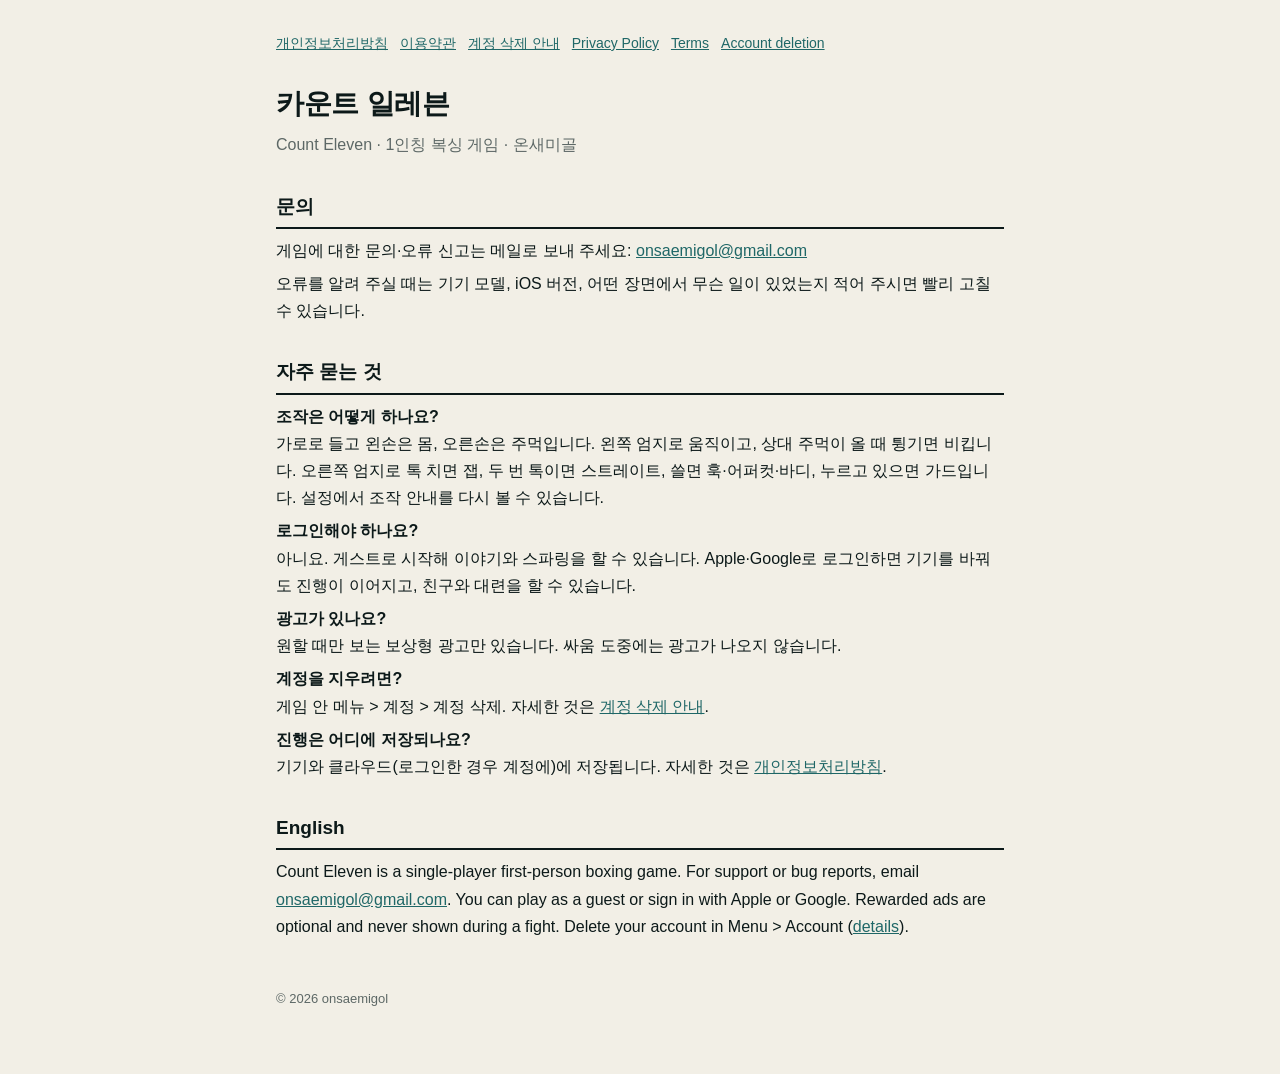
<file: index.html>
<!doctype html>
<html lang="ko">
<head>
<meta charset="utf-8">
<meta name="viewport" content="width=device-width, initial-scale=1">
<title>카운트 일레븐 — 지원</title>
<link rel="stylesheet" href="style.css">
</head>
<body>
<main>
<nav><a href="privacy/">개인정보처리방침</a><a href="terms/">이용약관</a><a href="delete/">계정 삭제 안내</a><a href="privacy/en.html" lang="en">Privacy Policy</a><a href="terms/en.html" lang="en">Terms</a><a href="delete/en.html" lang="en">Account deletion</a></nav>
<h1>카운트 일레븐</h1>
<p class="sub">Count Eleven · 1인칭 복싱 게임 · 온새미골</p>

<h2>문의</h2>
<p>게임에 대한 문의·오류 신고는 메일로 보내 주세요: <a href="mailto:onsaemigol@gmail.com">onsaemigol@gmail.com</a></p>
<p>오류를 알려 주실 때는 기기 모델, iOS 버전, 어떤 장면에서 무슨 일이 있었는지 적어 주시면 빨리 고칠 수 있습니다.</p>

<h2>자주 묻는 것</h2>
<p><b>조작은 어떻게 하나요?</b><br>가로로 들고 왼손은 몸, 오른손은 주먹입니다. 왼쪽 엄지로 움직이고, 상대 주먹이 올 때 튕기면 비킵니다. 오른쪽 엄지로 톡 치면 잽, 두 번 톡이면 스트레이트, 쓸면 훅·어퍼컷·바디, 누르고 있으면 가드입니다. 설정에서 조작 안내를 다시 볼 수 있습니다.</p>
<p><b>로그인해야 하나요?</b><br>아니요. 게스트로 시작해 이야기와 스파링을 할 수 있습니다. Apple·Google로 로그인하면 기기를 바꿔도 진행이 이어지고, 친구와 대련을 할 수 있습니다.</p>
<p><b>광고가 있나요?</b><br>원할 때만 보는 보상형 광고만 있습니다. 싸움 도중에는 광고가 나오지 않습니다.</p>
<p><b>계정을 지우려면?</b><br>게임 안 메뉴 &gt; 계정 &gt; 계정 삭제. 자세한 것은 <a href="delete/">계정 삭제 안내</a>.</p>
<p><b>진행은 어디에 저장되나요?</b><br>기기와 클라우드(로그인한 경우 계정에)에 저장됩니다. 자세한 것은 <a href="privacy/">개인정보처리방침</a>.</p>

<h2>English</h2>
<p>Count Eleven is a single-player first-person boxing game. For support or bug reports, email <a href="mailto:onsaemigol@gmail.com">onsaemigol@gmail.com</a>. You can play as a guest or sign in with Apple or Google. Rewarded ads are optional and never shown during a fight. Delete your account in Menu &gt; Account (<a href="delete/en.html">details</a>).</p>

<footer>© 2026 onsaemigol</footer>
</main>
</body>
</html>
</file>
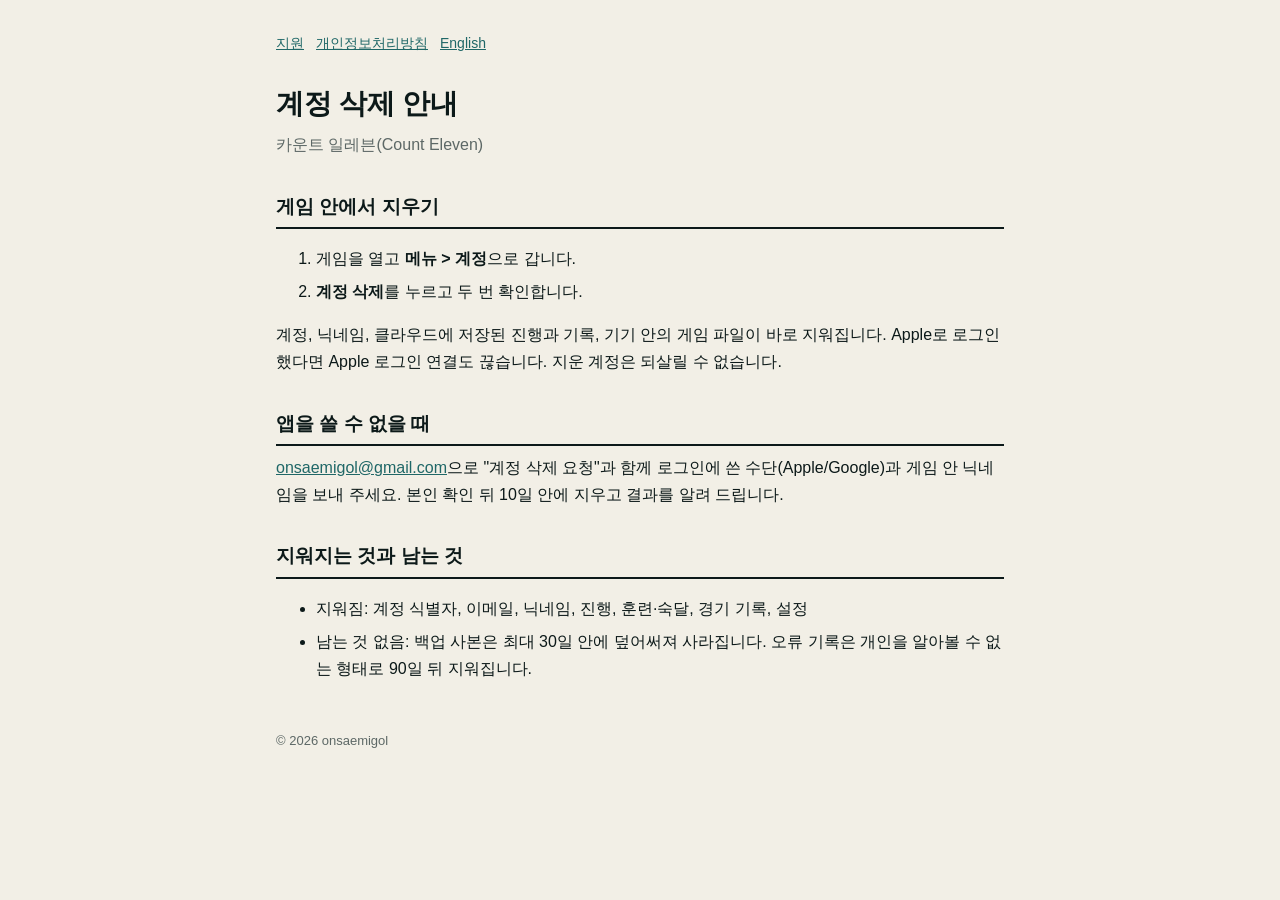
<file: delete/index.html>
<!doctype html>
<html lang="ko">
<head>
<meta charset="utf-8">
<meta name="viewport" content="width=device-width, initial-scale=1">
<title>카운트 일레븐 — 계정 삭제 안내</title>
<link rel="stylesheet" href="../style.css">
</head>
<body>
<main>
<nav><a href="../">지원</a><a href="../privacy/">개인정보처리방침</a><a href="en.html" lang="en">English</a></nav>
<h1>계정 삭제 안내</h1>
<p class="sub">카운트 일레븐(Count Eleven)</p>

<h2>게임 안에서 지우기</h2>
<ol>
  <li>게임을 열고 <b>메뉴 &gt; 계정</b>으로 갑니다.</li>
  <li><b>계정 삭제</b>를 누르고 두 번 확인합니다.</li>
</ol>
<p>계정, 닉네임, 클라우드에 저장된 진행과 기록, 기기 안의 게임 파일이 바로 지워집니다. Apple로 로그인했다면 Apple 로그인 연결도 끊습니다. 지운 계정은 되살릴 수 없습니다.</p>

<h2>앱을 쓸 수 없을 때</h2>
<p><a href="mailto:onsaemigol@gmail.com?subject=%EA%B3%84%EC%A0%95%20%EC%82%AD%EC%A0%9C%20%EC%9A%94%EC%B2%AD">onsaemigol@gmail.com</a>으로 "계정 삭제 요청"과 함께 로그인에 쓴 수단(Apple/Google)과 게임 안 닉네임을 보내 주세요. 본인 확인 뒤 10일 안에 지우고 결과를 알려 드립니다.</p>

<h2>지워지는 것과 남는 것</h2>
<ul>
  <li>지워짐: 계정 식별자, 이메일, 닉네임, 진행, 훈련·숙달, 경기 기록, 설정</li>
  <li>남는 것 없음: 백업 사본은 최대 30일 안에 덮어써져 사라집니다. 오류 기록은 개인을 알아볼 수 없는 형태로 90일 뒤 지워집니다.</li>
</ul>

<footer>© 2026 onsaemigol</footer>
</main>
</body>
</html>
</file>
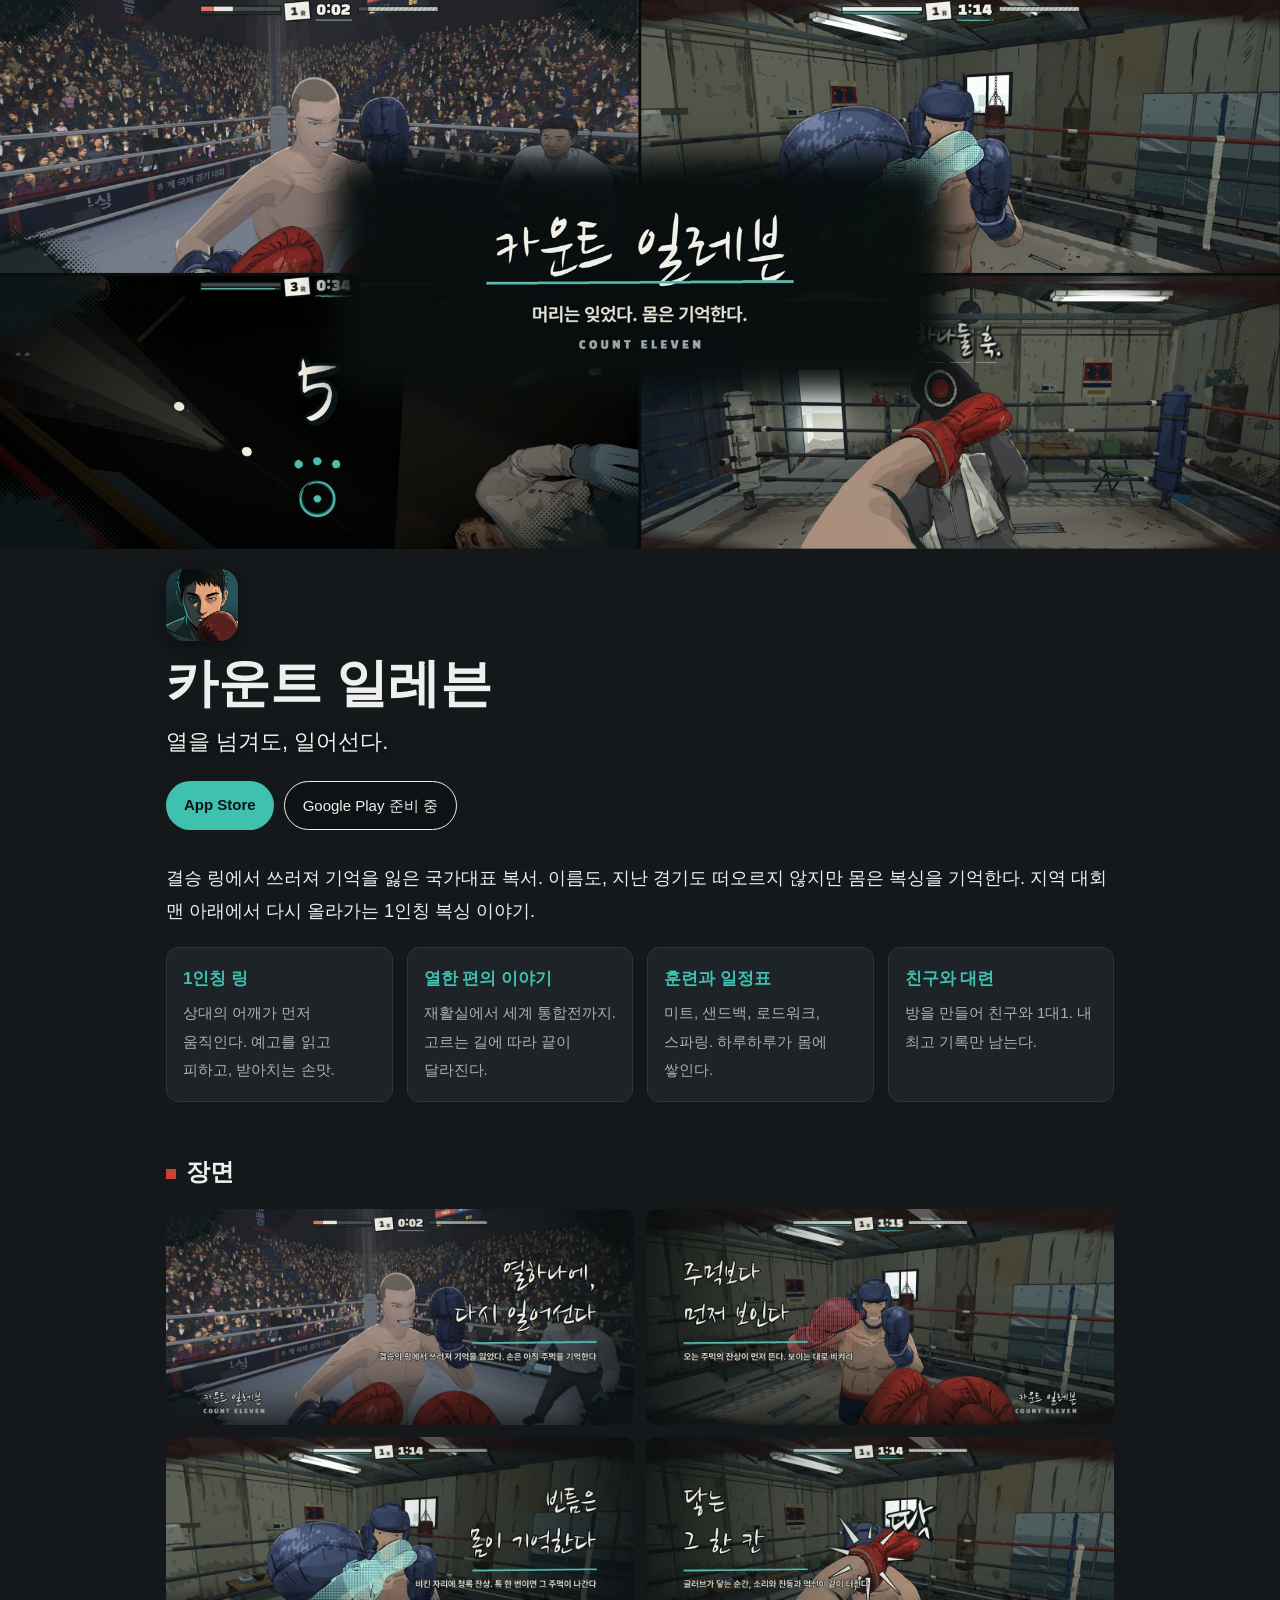
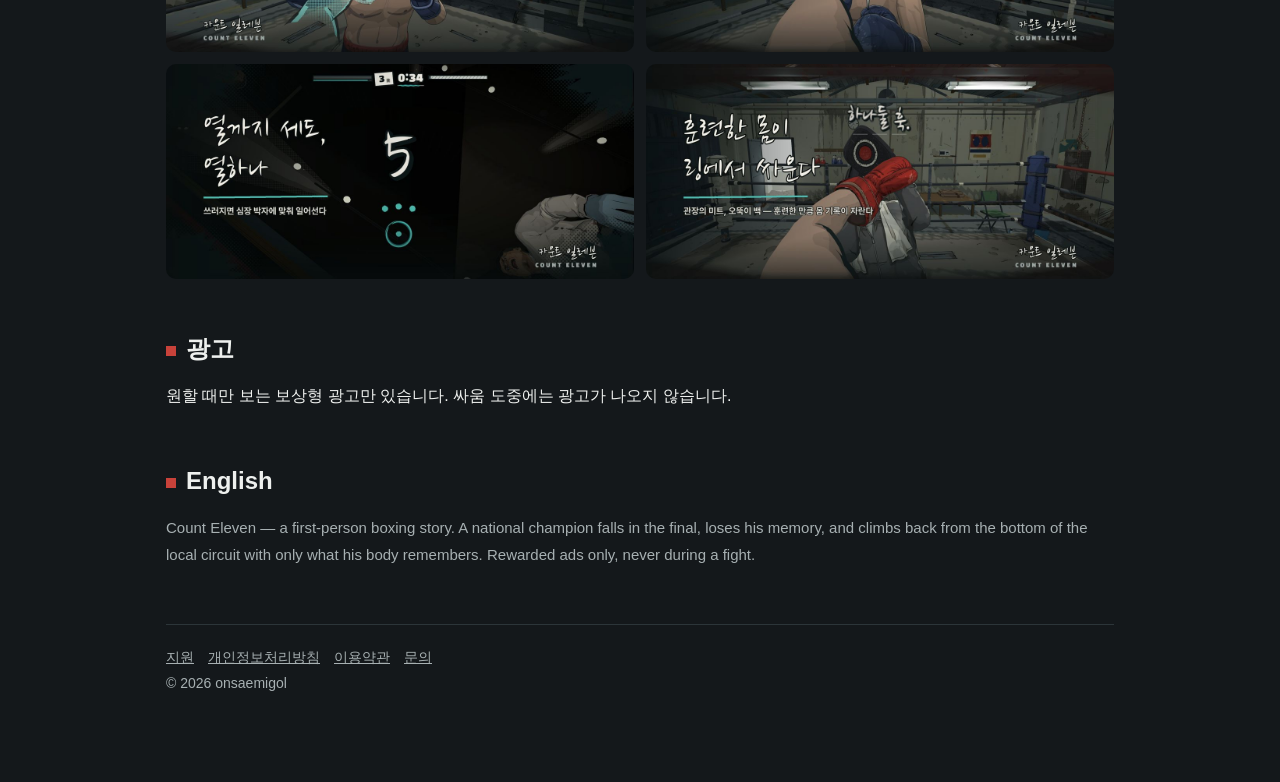
<file: game/index.html>
<!doctype html>
<html lang="ko">
<head>
<meta charset="utf-8">
<meta name="viewport" content="width=device-width,initial-scale=1">
<title>카운트 일레븐</title>
<meta name="description" content="결승 링에서 쓰러져 기억을 잃은 국가대표. 몸에 남은 복싱을 따라 지역 대회 맨 아래에서 다시 올라간다. 1인칭 복싱 이야기 게임.">
<meta property="og:title" content="카운트 일레븐 — Count Eleven">
<meta property="og:description" content="열을 넘겨도, 일어선다. 1인칭 복싱 이야기 게임.">
<meta property="og:image" content="img/hero.jpg">
<link rel="icon" href="img/icon.png">
<style>
:root { --bg:#14181b; --paper:#1d2327; --ink:#eef0ee; --sub:#a7b0b2; --point:#3fc1b0; --red:#c8423a; --line:#2c3539; }
* { box-sizing:border-box; }
body { margin:0; word-break:keep-all; background:var(--bg); color:var(--ink);
       font:16px/1.8 -apple-system, BlinkMacSystemFont, "Apple SD Gothic Neo", "Noto Sans KR", sans-serif; }
.hero img.art { display:block; width:100%; max-height:70vh; object-fit:cover; }
.hero-in { max-width:980px; margin:0 auto; width:100%; padding:20px 16px 8px; }
.badge { width:72px; height:72px; border-radius:18px; box-shadow:0 6px 18px rgba(0,0,0,.4); display:block; margin-bottom:14px; }
h1 { font-weight:800; font-size:clamp(32px, 6vw, 52px); line-height:1.1; margin:0; }
.tag { font-size:clamp(17px, 2.4vw, 22px); margin:10px 0 0; text-shadow:0 1px 8px rgba(0,0,0,.7); }
.stores { display:flex; flex-wrap:wrap; gap:10px; margin-top:20px; }
.btn { display:inline-block; padding:10px 18px; border-radius:999px; font-size:15px; text-decoration:none; }
.btn.on { background:var(--point); color:#0d1214; font-weight:700; }
.btn.off { border:1px solid var(--ink); color:var(--ink); background:rgba(0,0,0,.25); }
main { max-width:980px; margin:0 auto; padding:24px 16px 72px; }
h2 { font-size:24px; margin:48px 0 12px; }
h2::before { content:""; display:inline-block; width:10px; height:10px; background:var(--red); margin-right:10px; vertical-align:middle; }
p { margin:0 0 14px; }
.lead { font-size:18px; }
.feat { display:grid; grid-template-columns:repeat(auto-fit, minmax(220px, 1fr)); gap:14px; margin-top:20px; }
.feat div { background:var(--paper); border:1px solid var(--line); border-radius:12px; padding:16px; }
.feat b { display:block; margin-bottom:4px; color:var(--point); font-size:17px; }
.feat span { color:var(--sub); font-size:15px; }
.shots { display:grid; grid-template-columns:repeat(2, 1fr); gap:12px; margin-top:16px; }
@media (max-width:640px) { .shots { grid-template-columns:1fr; } }
.shots img { width:100%; display:block; border-radius:10px; }
.en { color:var(--sub); font-size:15px; }
footer { border-top:1px solid var(--line); margin-top:56px; padding-top:20px; font-size:14px; color:var(--sub); }
footer a { color:var(--sub); margin-right:14px; }
</style>
</head>
<body>
<header class="hero"><img class="art" src="img/hero.jpg" alt="카운트 일레븐"><div class="hero-in">
  <img class="badge" src="img/icon.png" alt="">
  <h1>카운트 일레븐</h1>
  <p class="tag">열을 넘겨도, 일어선다.</p>
  <div class="stores">
    <a class="btn on" href="https://apps.apple.com/app/id6833021469">App Store</a>
    <span class="btn off">Google Play 준비 중</span>
  </div>
</div></header>
<main>
<p class="lead">결승 링에서 쓰러져 기억을 잃은 국가대표 복서. 이름도, 지난 경기도 떠오르지 않지만 몸은 복싱을 기억한다. 지역 대회 맨 아래에서 다시 올라가는 1인칭 복싱 이야기.</p>

<div class="feat">
  <div><b>1인칭 링</b><span>상대의 어깨가 먼저 움직인다. 예고를 읽고 피하고, 받아치는 손맛.</span></div>
  <div><b>열한 편의 이야기</b><span>재활실에서 세계 통합전까지. 고르는 길에 따라 끝이 달라진다.</span></div>
  <div><b>훈련과 일정표</b><span>미트, 샌드백, 로드워크, 스파링. 하루하루가 몸에 쌓인다.</span></div>
  <div><b>친구와 대련</b><span>방을 만들어 친구와 1대1. 내 최고 기록만 남는다.</span></div>
</div>

<h2>장면</h2>
<div class="shots">
  <img src="img/shot1.jpg" alt="게임 장면 1" loading="lazy">
  <img src="img/shot2.jpg" alt="게임 장면 2" loading="lazy">
  <img src="img/shot3.jpg" alt="게임 장면 3" loading="lazy">
  <img src="img/shot4.jpg" alt="게임 장면 4" loading="lazy">
  <img src="img/shot5.jpg" alt="게임 장면 5" loading="lazy">
  <img src="img/shot6.jpg" alt="게임 장면 6" loading="lazy">
</div>

<h2>광고</h2>
<p>원할 때만 보는 보상형 광고만 있습니다. 싸움 도중에는 광고가 나오지 않습니다.</p>

<h2>English</h2>
<p class="en">Count Eleven — a first-person boxing story. A national champion falls in the final, loses his memory, and climbs back from the bottom of the local circuit with only what his body remembers. Rewarded ads only, never during a fight.</p>

<footer>
  <a href="../">지원</a><a href="../privacy/">개인정보처리방침</a><a href="../terms/">이용약관</a><a href="mailto:onsaemigol@gmail.com">문의</a>
  <p>© 2026 onsaemigol</p>
</footer>
</main>
</body>
</html>
</file>
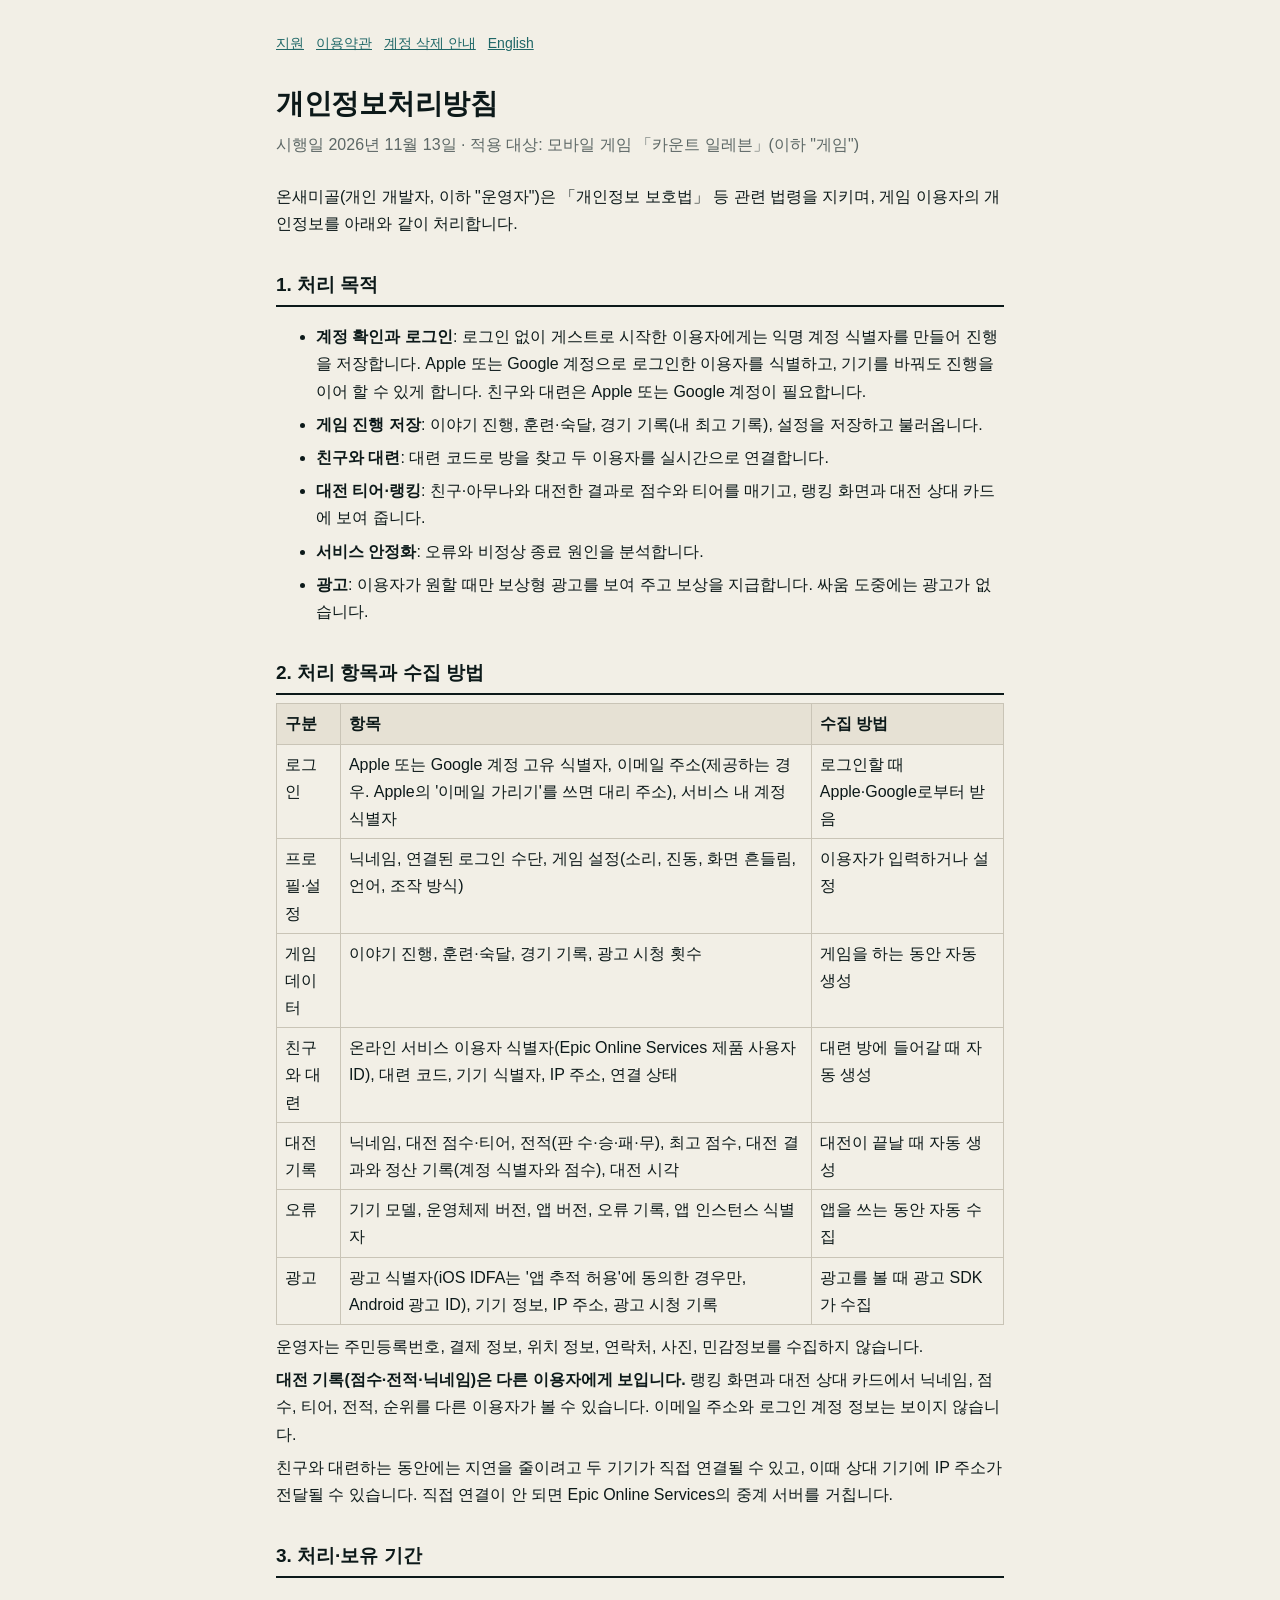
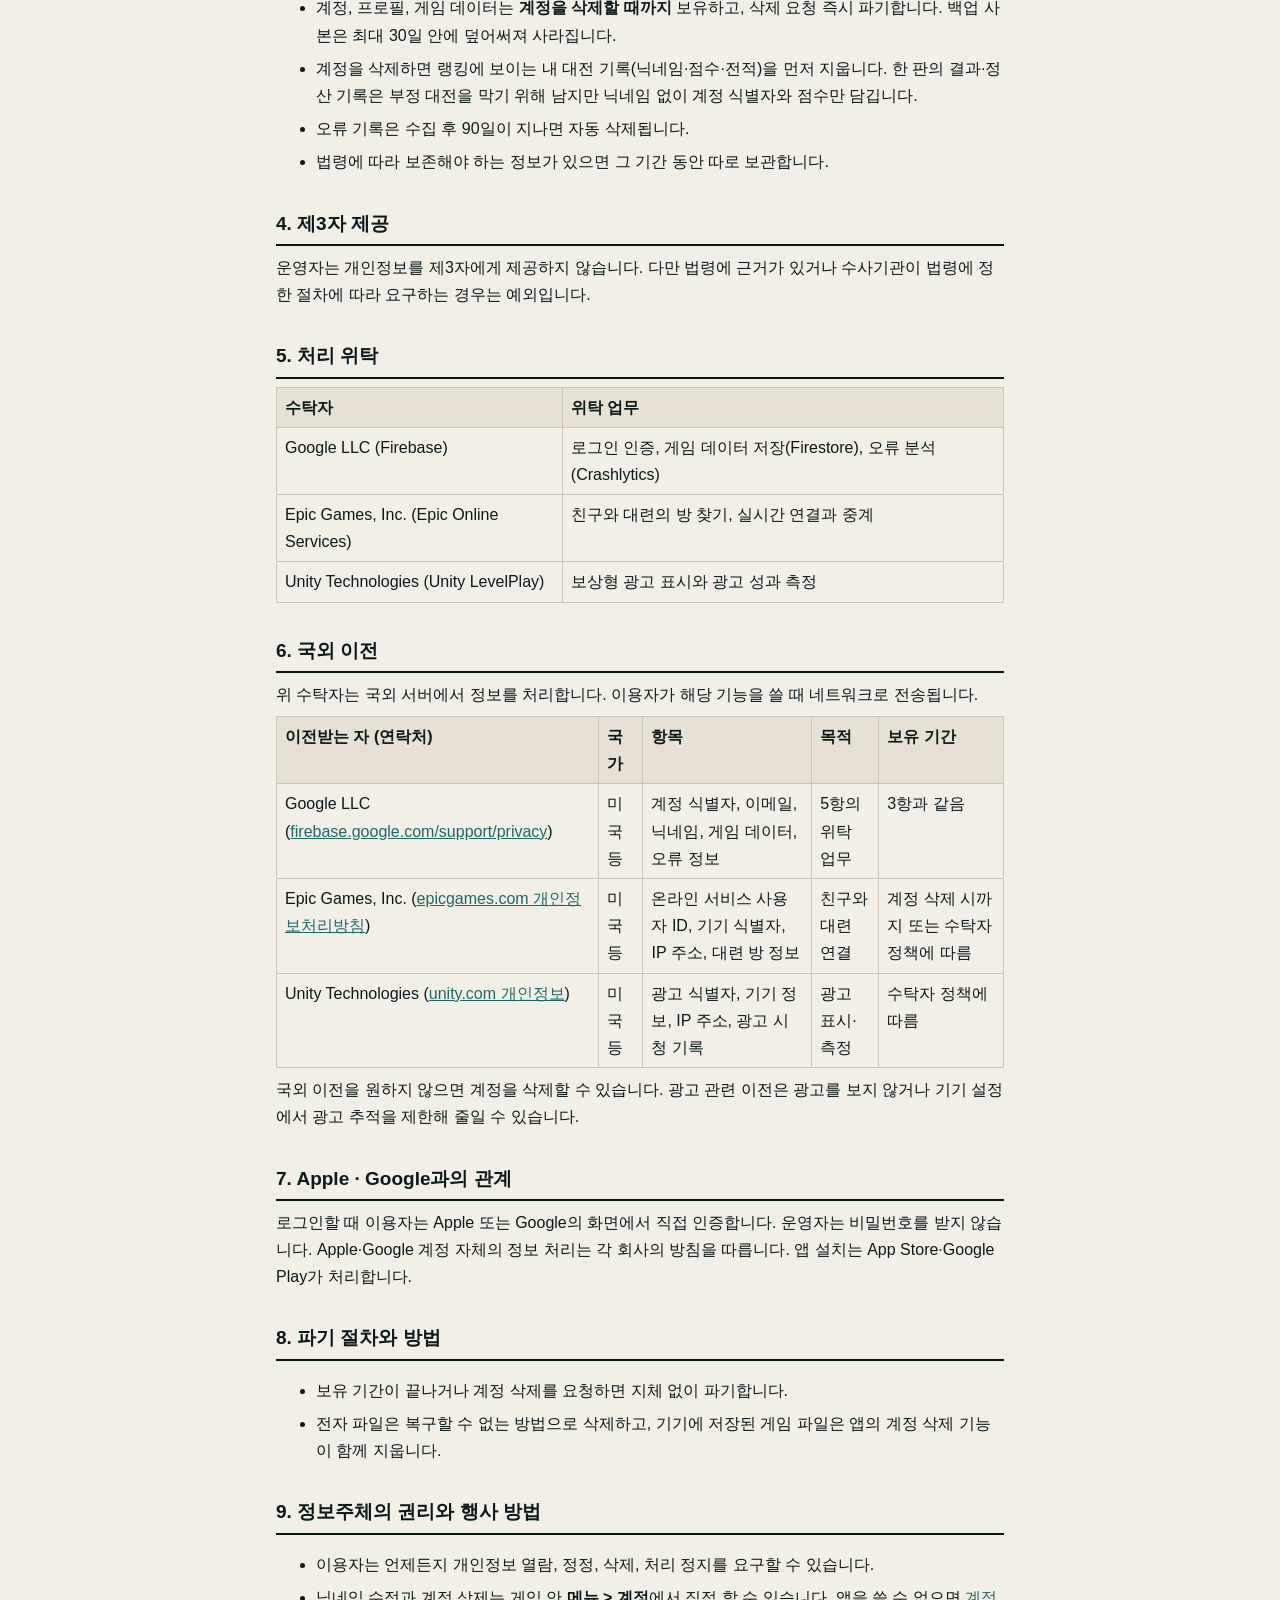
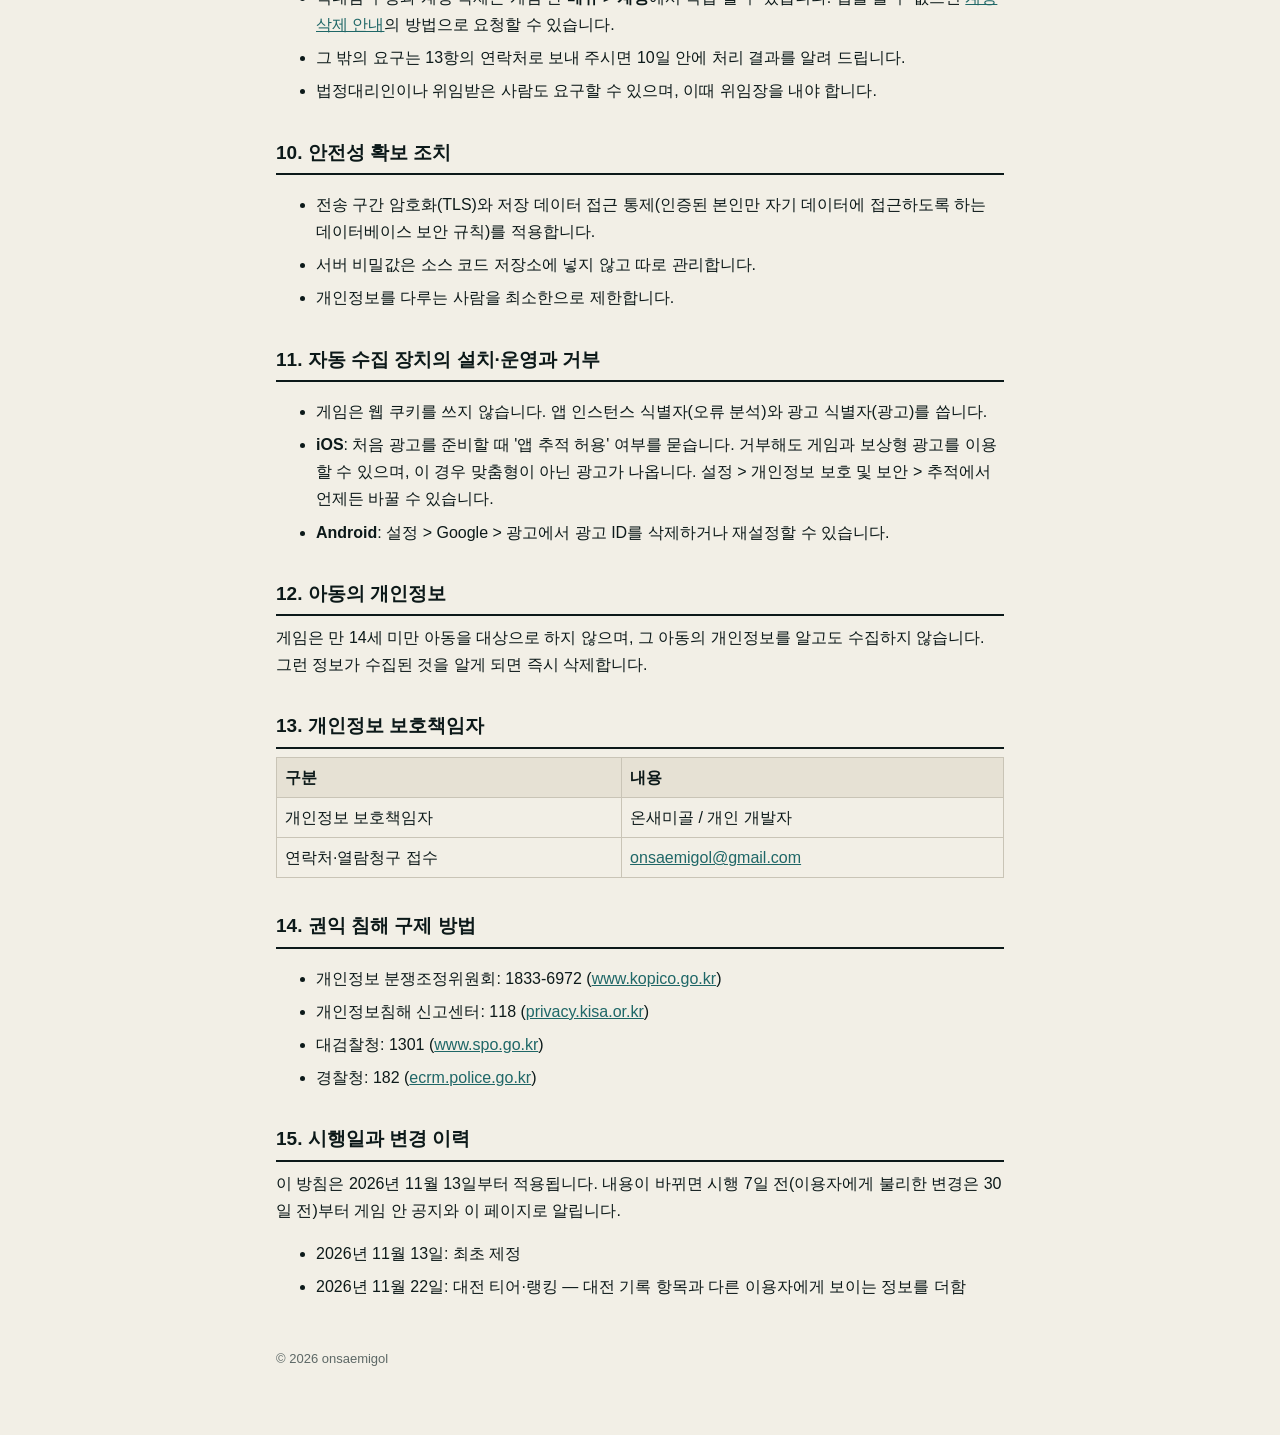
<file: privacy/index.html>
<!doctype html>
<html lang="ko">
<head>
<meta charset="utf-8">
<meta name="viewport" content="width=device-width, initial-scale=1">
<title>카운트 일레븐 — 개인정보처리방침</title>
<link rel="stylesheet" href="../style.css">
</head>
<body>
<main>
<nav><a href="../">지원</a><a href="../terms/">이용약관</a><a href="../delete/">계정 삭제 안내</a><a href="en.html" lang="en">English</a></nav>
<h1>개인정보처리방침</h1>
<p class="sub">시행일 2026년 11월 13일 · 적용 대상: 모바일 게임 「카운트 일레븐」(이하 "게임")</p>

<p>온새미골(개인 개발자, 이하 "운영자")은 「개인정보 보호법」 등 관련 법령을 지키며, 게임 이용자의 개인정보를 아래와 같이 처리합니다.</p>

<h2>1. 처리 목적</h2>
<ul>
  <li><b>계정 확인과 로그인</b>: 로그인 없이 게스트로 시작한 이용자에게는 익명 계정 식별자를 만들어 진행을 저장합니다. Apple 또는 Google 계정으로 로그인한 이용자를 식별하고, 기기를 바꿔도 진행을 이어 할 수 있게 합니다. 친구와 대련은 Apple 또는 Google 계정이 필요합니다.</li>
  <li><b>게임 진행 저장</b>: 이야기 진행, 훈련·숙달, 경기 기록(내 최고 기록), 설정을 저장하고 불러옵니다.</li>
  <li><b>친구와 대련</b>: 대련 코드로 방을 찾고 두 이용자를 실시간으로 연결합니다.</li>
  <li><b>대전 티어·랭킹</b>: 친구·아무나와 대전한 결과로 점수와 티어를 매기고, 랭킹 화면과 대전 상대 카드에 보여 줍니다.</li>
  <li><b>서비스 안정화</b>: 오류와 비정상 종료 원인을 분석합니다.</li>
  <li><b>광고</b>: 이용자가 원할 때만 보상형 광고를 보여 주고 보상을 지급합니다. 싸움 도중에는 광고가 없습니다.</li>
</ul>

<h2>2. 처리 항목과 수집 방법</h2>
<table>
<tr><th>구분</th><th>항목</th><th>수집 방법</th></tr>
<tr><td>로그인</td><td>Apple 또는 Google 계정 고유 식별자, 이메일 주소(제공하는 경우. Apple의 '이메일 가리기'를 쓰면 대리 주소), 서비스 내 계정 식별자</td><td>로그인할 때 Apple·Google로부터 받음</td></tr>
<tr><td>프로필·설정</td><td>닉네임, 연결된 로그인 수단, 게임 설정(소리, 진동, 화면 흔들림, 언어, 조작 방식)</td><td>이용자가 입력하거나 설정</td></tr>
<tr><td>게임 데이터</td><td>이야기 진행, 훈련·숙달, 경기 기록, 광고 시청 횟수</td><td>게임을 하는 동안 자동 생성</td></tr>
<tr><td>친구와 대련</td><td>온라인 서비스 이용자 식별자(Epic Online Services 제품 사용자 ID), 대련 코드, 기기 식별자, IP 주소, 연결 상태</td><td>대련 방에 들어갈 때 자동 생성</td></tr>
<tr><td>대전 기록</td><td>닉네임, 대전 점수·티어, 전적(판 수·승·패·무), 최고 점수, 대전 결과와 정산 기록(계정 식별자와 점수), 대전 시각</td><td>대전이 끝날 때 자동 생성</td></tr>
<tr><td>오류</td><td>기기 모델, 운영체제 버전, 앱 버전, 오류 기록, 앱 인스턴스 식별자</td><td>앱을 쓰는 동안 자동 수집</td></tr>
<tr><td>광고</td><td>광고 식별자(iOS IDFA는 '앱 추적 허용'에 동의한 경우만, Android 광고 ID), 기기 정보, IP 주소, 광고 시청 기록</td><td>광고를 볼 때 광고 SDK가 수집</td></tr>
</table>
<p>운영자는 주민등록번호, 결제 정보, 위치 정보, 연락처, 사진, 민감정보를 수집하지 않습니다.</p>
<p><b>대전 기록(점수·전적·닉네임)은 다른 이용자에게 보입니다.</b> 랭킹 화면과 대전 상대 카드에서 닉네임, 점수, 티어, 전적, 순위를 다른 이용자가 볼 수 있습니다. 이메일 주소와 로그인 계정 정보는 보이지 않습니다.</p>
<p>친구와 대련하는 동안에는 지연을 줄이려고 두 기기가 직접 연결될 수 있고, 이때 상대 기기에 IP 주소가 전달될 수 있습니다. 직접 연결이 안 되면 Epic Online Services의 중계 서버를 거칩니다.</p>

<h2>3. 처리·보유 기간</h2>
<ul>
  <li>계정, 프로필, 게임 데이터는 <b>계정을 삭제할 때까지</b> 보유하고, 삭제 요청 즉시 파기합니다. 백업 사본은 최대 30일 안에 덮어써져 사라집니다.</li>
  <li>계정을 삭제하면 랭킹에 보이는 내 대전 기록(닉네임·점수·전적)을 먼저 지웁니다. 한 판의 결과·정산 기록은 부정 대전을 막기 위해 남지만 닉네임 없이 계정 식별자와 점수만 담깁니다.</li>
  <li>오류 기록은 수집 후 90일이 지나면 자동 삭제됩니다.</li>
  <li>법령에 따라 보존해야 하는 정보가 있으면 그 기간 동안 따로 보관합니다.</li>
</ul>

<h2>4. 제3자 제공</h2>
<p>운영자는 개인정보를 제3자에게 제공하지 않습니다. 다만 법령에 근거가 있거나 수사기관이 법령에 정한 절차에 따라 요구하는 경우는 예외입니다.</p>

<h2>5. 처리 위탁</h2>
<table>
<tr><th>수탁자</th><th>위탁 업무</th></tr>
<tr><td>Google LLC (Firebase)</td><td>로그인 인증, 게임 데이터 저장(Firestore), 오류 분석(Crashlytics)</td></tr>
<tr><td>Epic Games, Inc. (Epic Online Services)</td><td>친구와 대련의 방 찾기, 실시간 연결과 중계</td></tr>
<tr><td>Unity Technologies (Unity LevelPlay)</td><td>보상형 광고 표시와 광고 성과 측정</td></tr>
</table>

<h2>6. 국외 이전</h2>
<p>위 수탁자는 국외 서버에서 정보를 처리합니다. 이용자가 해당 기능을 쓸 때 네트워크로 전송됩니다.</p>
<table>
<tr><th>이전받는 자 (연락처)</th><th>국가</th><th>항목</th><th>목적</th><th>보유 기간</th></tr>
<tr><td>Google LLC (<a href="https://firebase.google.com/support/privacy">firebase.google.com/support/privacy</a>)</td><td>미국 등</td><td>계정 식별자, 이메일, 닉네임, 게임 데이터, 오류 정보</td><td>5항의 위탁 업무</td><td>3항과 같음</td></tr>
<tr><td>Epic Games, Inc. (<a href="https://www.epicgames.com/site/privacypolicy">epicgames.com 개인정보처리방침</a>)</td><td>미국 등</td><td>온라인 서비스 사용자 ID, 기기 식별자, IP 주소, 대련 방 정보</td><td>친구와 대련 연결</td><td>계정 삭제 시까지 또는 수탁자 정책에 따름</td></tr>
<tr><td>Unity Technologies (<a href="https://unity.com/legal/game-player-and-app-user-privacy-policy">unity.com 개인정보</a>)</td><td>미국 등</td><td>광고 식별자, 기기 정보, IP 주소, 광고 시청 기록</td><td>광고 표시·측정</td><td>수탁자 정책에 따름</td></tr>
</table>
<p>국외 이전을 원하지 않으면 계정을 삭제할 수 있습니다. 광고 관련 이전은 광고를 보지 않거나 기기 설정에서 광고 추적을 제한해 줄일 수 있습니다.</p>

<h2>7. Apple · Google과의 관계</h2>
<p>로그인할 때 이용자는 Apple 또는 Google의 화면에서 직접 인증합니다. 운영자는 비밀번호를 받지 않습니다. Apple·Google 계정 자체의 정보 처리는 각 회사의 방침을 따릅니다. 앱 설치는 App Store·Google Play가 처리합니다.</p>

<h2>8. 파기 절차와 방법</h2>
<ul>
  <li>보유 기간이 끝나거나 계정 삭제를 요청하면 지체 없이 파기합니다.</li>
  <li>전자 파일은 복구할 수 없는 방법으로 삭제하고, 기기에 저장된 게임 파일은 앱의 계정 삭제 기능이 함께 지웁니다.</li>
</ul>

<h2>9. 정보주체의 권리와 행사 방법</h2>
<ul>
  <li>이용자는 언제든지 개인정보 열람, 정정, 삭제, 처리 정지를 요구할 수 있습니다.</li>
  <li>닉네임 수정과 계정 삭제는 게임 안 <b>메뉴 &gt; 계정</b>에서 직접 할 수 있습니다. 앱을 쓸 수 없으면 <a href="../delete/">계정 삭제 안내</a>의 방법으로 요청할 수 있습니다.</li>
  <li>그 밖의 요구는 13항의 연락처로 보내 주시면 10일 안에 처리 결과를 알려 드립니다.</li>
  <li>법정대리인이나 위임받은 사람도 요구할 수 있으며, 이때 위임장을 내야 합니다.</li>
</ul>

<h2>10. 안전성 확보 조치</h2>
<ul>
  <li>전송 구간 암호화(TLS)와 저장 데이터 접근 통제(인증된 본인만 자기 데이터에 접근하도록 하는 데이터베이스 보안 규칙)를 적용합니다.</li>
  <li>서버 비밀값은 소스 코드 저장소에 넣지 않고 따로 관리합니다.</li>
  <li>개인정보를 다루는 사람을 최소한으로 제한합니다.</li>
</ul>

<h2>11. 자동 수집 장치의 설치·운영과 거부</h2>
<ul>
  <li>게임은 웹 쿠키를 쓰지 않습니다. 앱 인스턴스 식별자(오류 분석)와 광고 식별자(광고)를 씁니다.</li>
  <li><b>iOS</b>: 처음 광고를 준비할 때 '앱 추적 허용' 여부를 묻습니다. 거부해도 게임과 보상형 광고를 이용할 수 있으며, 이 경우 맞춤형이 아닌 광고가 나옵니다. 설정 &gt; 개인정보 보호 및 보안 &gt; 추적에서 언제든 바꿀 수 있습니다.</li>
  <li><b>Android</b>: 설정 &gt; Google &gt; 광고에서 광고 ID를 삭제하거나 재설정할 수 있습니다.</li>
</ul>

<h2>12. 아동의 개인정보</h2>
<p>게임은 만 14세 미만 아동을 대상으로 하지 않으며, 그 아동의 개인정보를 알고도 수집하지 않습니다. 그런 정보가 수집된 것을 알게 되면 즉시 삭제합니다.</p>

<h2>13. 개인정보 보호책임자</h2>
<table>
<tr><th>구분</th><th>내용</th></tr>
<tr><td>개인정보 보호책임자</td><td>온새미골 / 개인 개발자</td></tr>
<tr><td>연락처·열람청구 접수</td><td><a href="mailto:onsaemigol@gmail.com">onsaemigol@gmail.com</a></td></tr>
</table>

<h2>14. 권익 침해 구제 방법</h2>
<ul>
  <li>개인정보 분쟁조정위원회: 1833-6972 (<a href="https://www.kopico.go.kr">www.kopico.go.kr</a>)</li>
  <li>개인정보침해 신고센터: 118 (<a href="https://privacy.kisa.or.kr">privacy.kisa.or.kr</a>)</li>
  <li>대검찰청: 1301 (<a href="https://www.spo.go.kr">www.spo.go.kr</a>)</li>
  <li>경찰청: 182 (<a href="https://ecrm.police.go.kr">ecrm.police.go.kr</a>)</li>
</ul>

<h2>15. 시행일과 변경 이력</h2>
<p>이 방침은 2026년 11월 13일부터 적용됩니다. 내용이 바뀌면 시행 7일 전(이용자에게 불리한 변경은 30일 전)부터 게임 안 공지와 이 페이지로 알립니다.</p>
<ul><li>2026년 11월 13일: 최초 제정</li><li>2026년 11월 22일: 대전 티어·랭킹 — 대전 기록 항목과 다른 이용자에게 보이는 정보를 더함</li></ul>

<footer>© 2026 onsaemigol</footer>
</main>
</body>
</html>
</file>
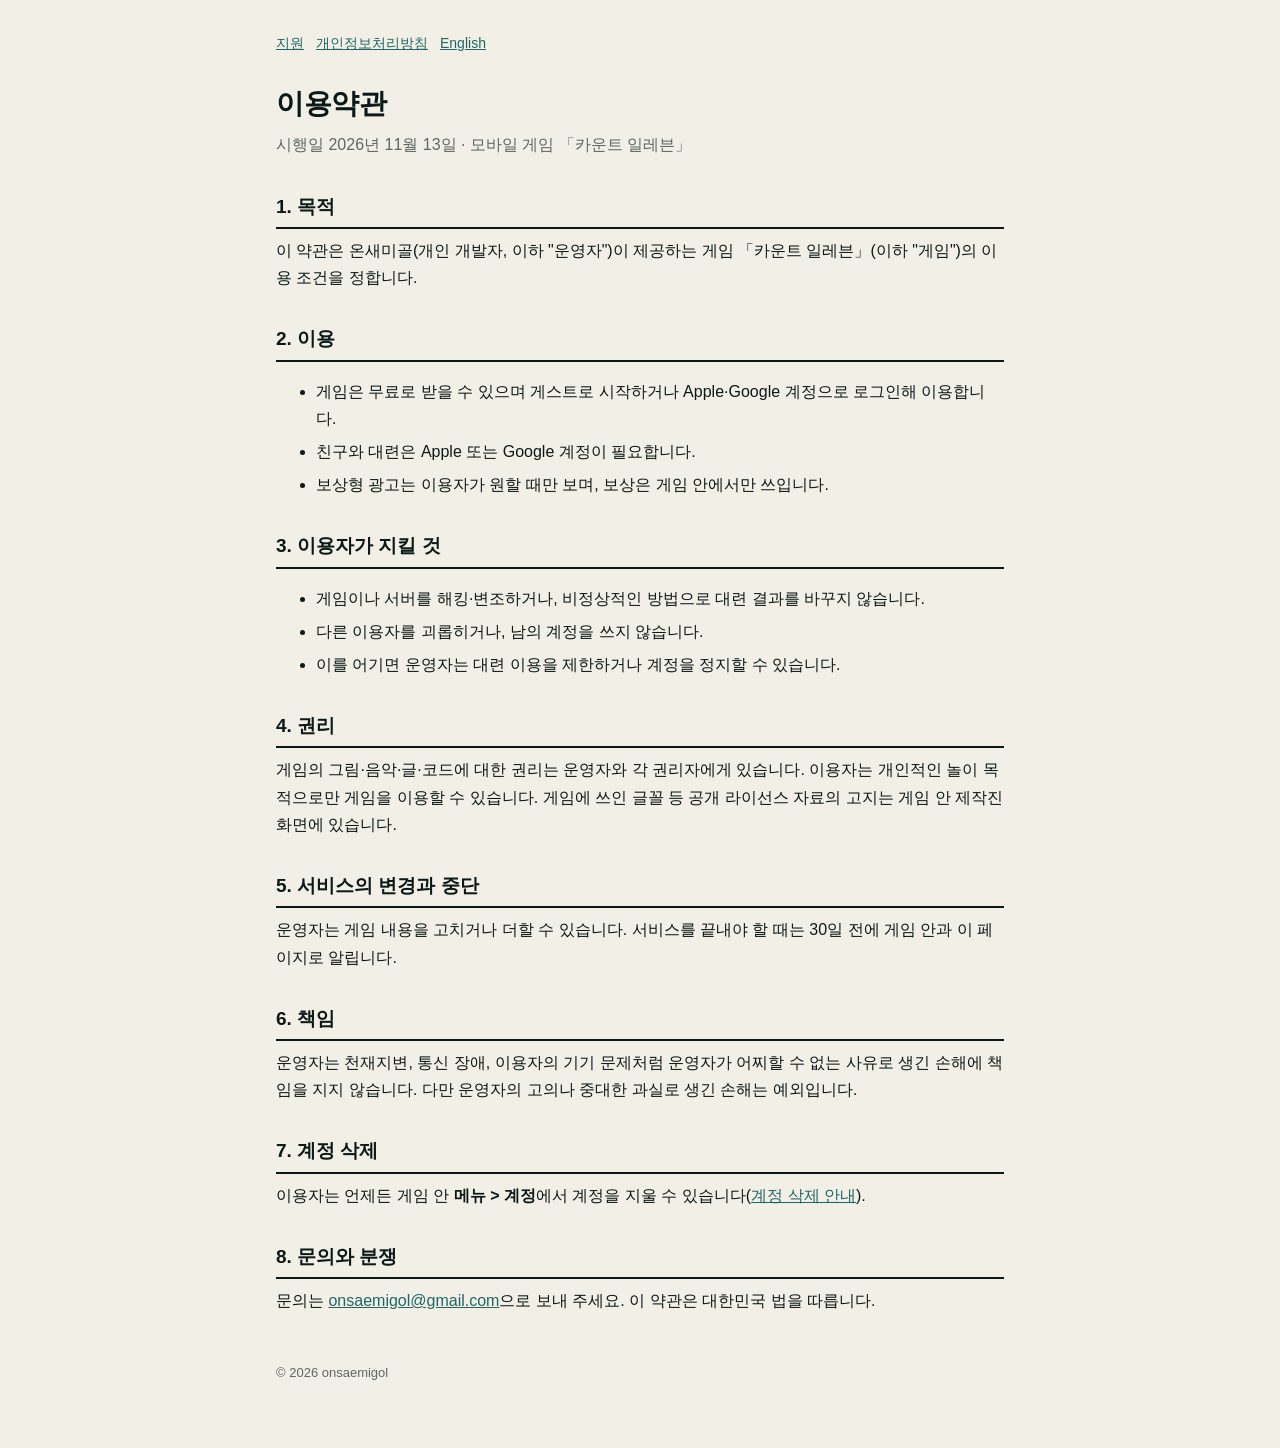
<file: terms/index.html>
<!doctype html>
<html lang="ko">
<head>
<meta charset="utf-8">
<meta name="viewport" content="width=device-width, initial-scale=1">
<title>카운트 일레븐 — 이용약관</title>
<link rel="stylesheet" href="../style.css">
</head>
<body>
<main>
<nav><a href="../">지원</a><a href="../privacy/">개인정보처리방침</a><a href="en.html" lang="en">English</a></nav>
<h1>이용약관</h1>
<p class="sub">시행일 2026년 11월 13일 · 모바일 게임 「카운트 일레븐」</p>

<h2>1. 목적</h2>
<p>이 약관은 온새미골(개인 개발자, 이하 "운영자")이 제공하는 게임 「카운트 일레븐」(이하 "게임")의 이용 조건을 정합니다.</p>

<h2>2. 이용</h2>
<ul>
  <li>게임은 무료로 받을 수 있으며 게스트로 시작하거나 Apple·Google 계정으로 로그인해 이용합니다.</li>
  <li>친구와 대련은 Apple 또는 Google 계정이 필요합니다.</li>
  <li>보상형 광고는 이용자가 원할 때만 보며, 보상은 게임 안에서만 쓰입니다.</li>
</ul>

<h2>3. 이용자가 지킬 것</h2>
<ul>
  <li>게임이나 서버를 해킹·변조하거나, 비정상적인 방법으로 대련 결과를 바꾸지 않습니다.</li>
  <li>다른 이용자를 괴롭히거나, 남의 계정을 쓰지 않습니다.</li>
  <li>이를 어기면 운영자는 대련 이용을 제한하거나 계정을 정지할 수 있습니다.</li>
</ul>

<h2>4. 권리</h2>
<p>게임의 그림·음악·글·코드에 대한 권리는 운영자와 각 권리자에게 있습니다. 이용자는 개인적인 놀이 목적으로만 게임을 이용할 수 있습니다. 게임에 쓰인 글꼴 등 공개 라이선스 자료의 고지는 게임 안 제작진 화면에 있습니다.</p>

<h2>5. 서비스의 변경과 중단</h2>
<p>운영자는 게임 내용을 고치거나 더할 수 있습니다. 서비스를 끝내야 할 때는 30일 전에 게임 안과 이 페이지로 알립니다.</p>

<h2>6. 책임</h2>
<p>운영자는 천재지변, 통신 장애, 이용자의 기기 문제처럼 운영자가 어찌할 수 없는 사유로 생긴 손해에 책임을 지지 않습니다. 다만 운영자의 고의나 중대한 과실로 생긴 손해는 예외입니다.</p>

<h2>7. 계정 삭제</h2>
<p>이용자는 언제든 게임 안 <b>메뉴 &gt; 계정</b>에서 계정을 지울 수 있습니다(<a href="../delete/">계정 삭제 안내</a>).</p>

<h2>8. 문의와 분쟁</h2>
<p>문의는 <a href="mailto:onsaemigol@gmail.com">onsaemigol@gmail.com</a>으로 보내 주세요. 이 약관은 대한민국 법을 따릅니다.</p>

<footer>© 2026 onsaemigol</footer>
</main>
</body>
</html>
</file>
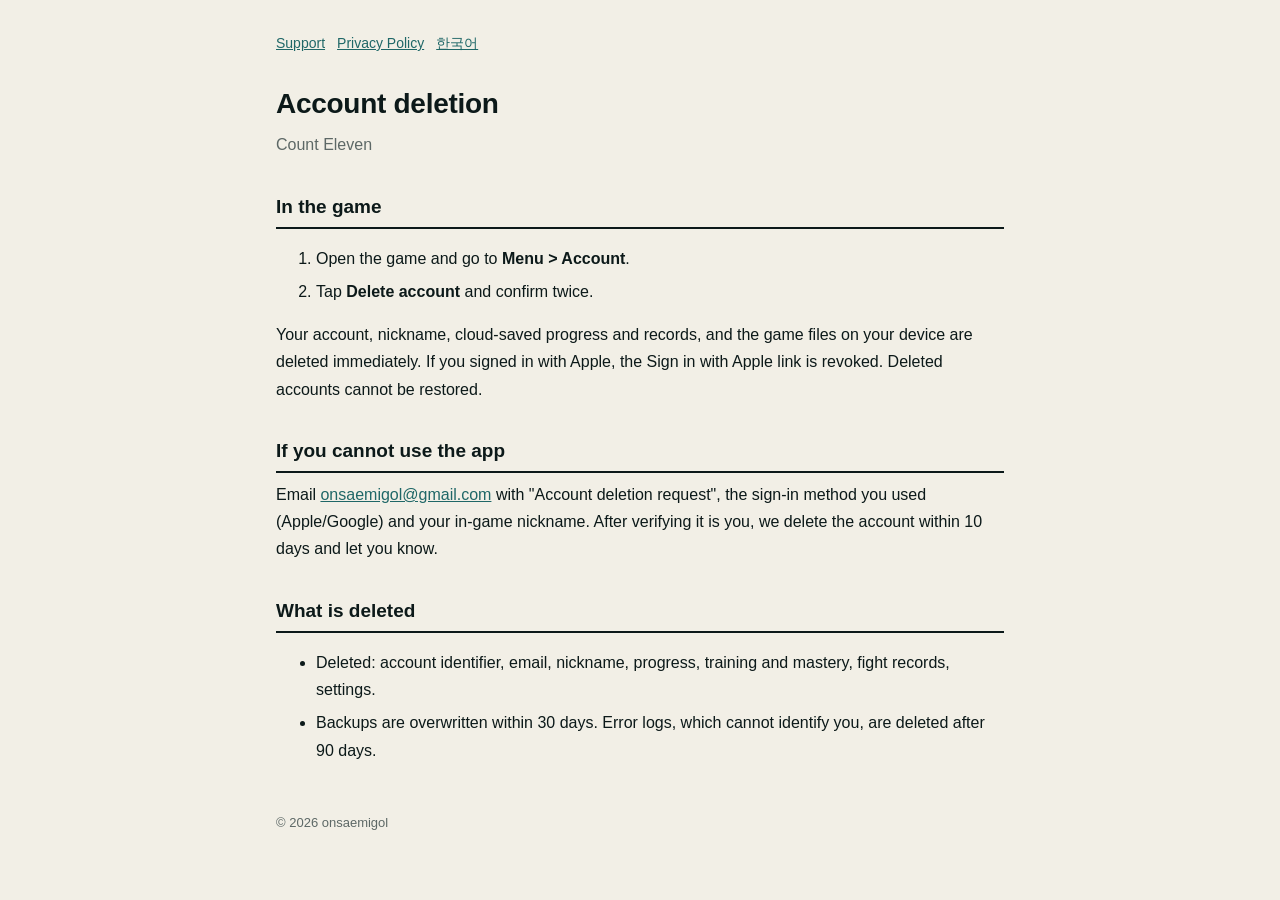
<file: delete/en.html>
<!doctype html>
<html lang="en">
<head>
<meta charset="utf-8">
<meta name="viewport" content="width=device-width, initial-scale=1">
<title>Count Eleven — Account deletion</title>
<link rel="stylesheet" href="../style.css">
</head>
<body>
<main>
<nav><a href="../">Support</a><a href="../privacy/en.html">Privacy Policy</a><a href="./" lang="ko">한국어</a></nav>
<h1>Account deletion</h1>
<p class="sub">Count Eleven</p>

<h2>In the game</h2>
<ol>
  <li>Open the game and go to <b>Menu &gt; Account</b>.</li>
  <li>Tap <b>Delete account</b> and confirm twice.</li>
</ol>
<p>Your account, nickname, cloud-saved progress and records, and the game files on your device are deleted immediately. If you signed in with Apple, the Sign in with Apple link is revoked. Deleted accounts cannot be restored.</p>

<h2>If you cannot use the app</h2>
<p>Email <a href="mailto:onsaemigol@gmail.com?subject=Account%20deletion%20request">onsaemigol@gmail.com</a> with "Account deletion request", the sign-in method you used (Apple/Google) and your in-game nickname. After verifying it is you, we delete the account within 10 days and let you know.</p>

<h2>What is deleted</h2>
<ul>
  <li>Deleted: account identifier, email, nickname, progress, training and mastery, fight records, settings.</li>
  <li>Backups are overwritten within 30 days. Error logs, which cannot identify you, are deleted after 90 days.</li>
</ul>

<footer>© 2026 onsaemigol</footer>
</main>
</body>
</html>
</file>
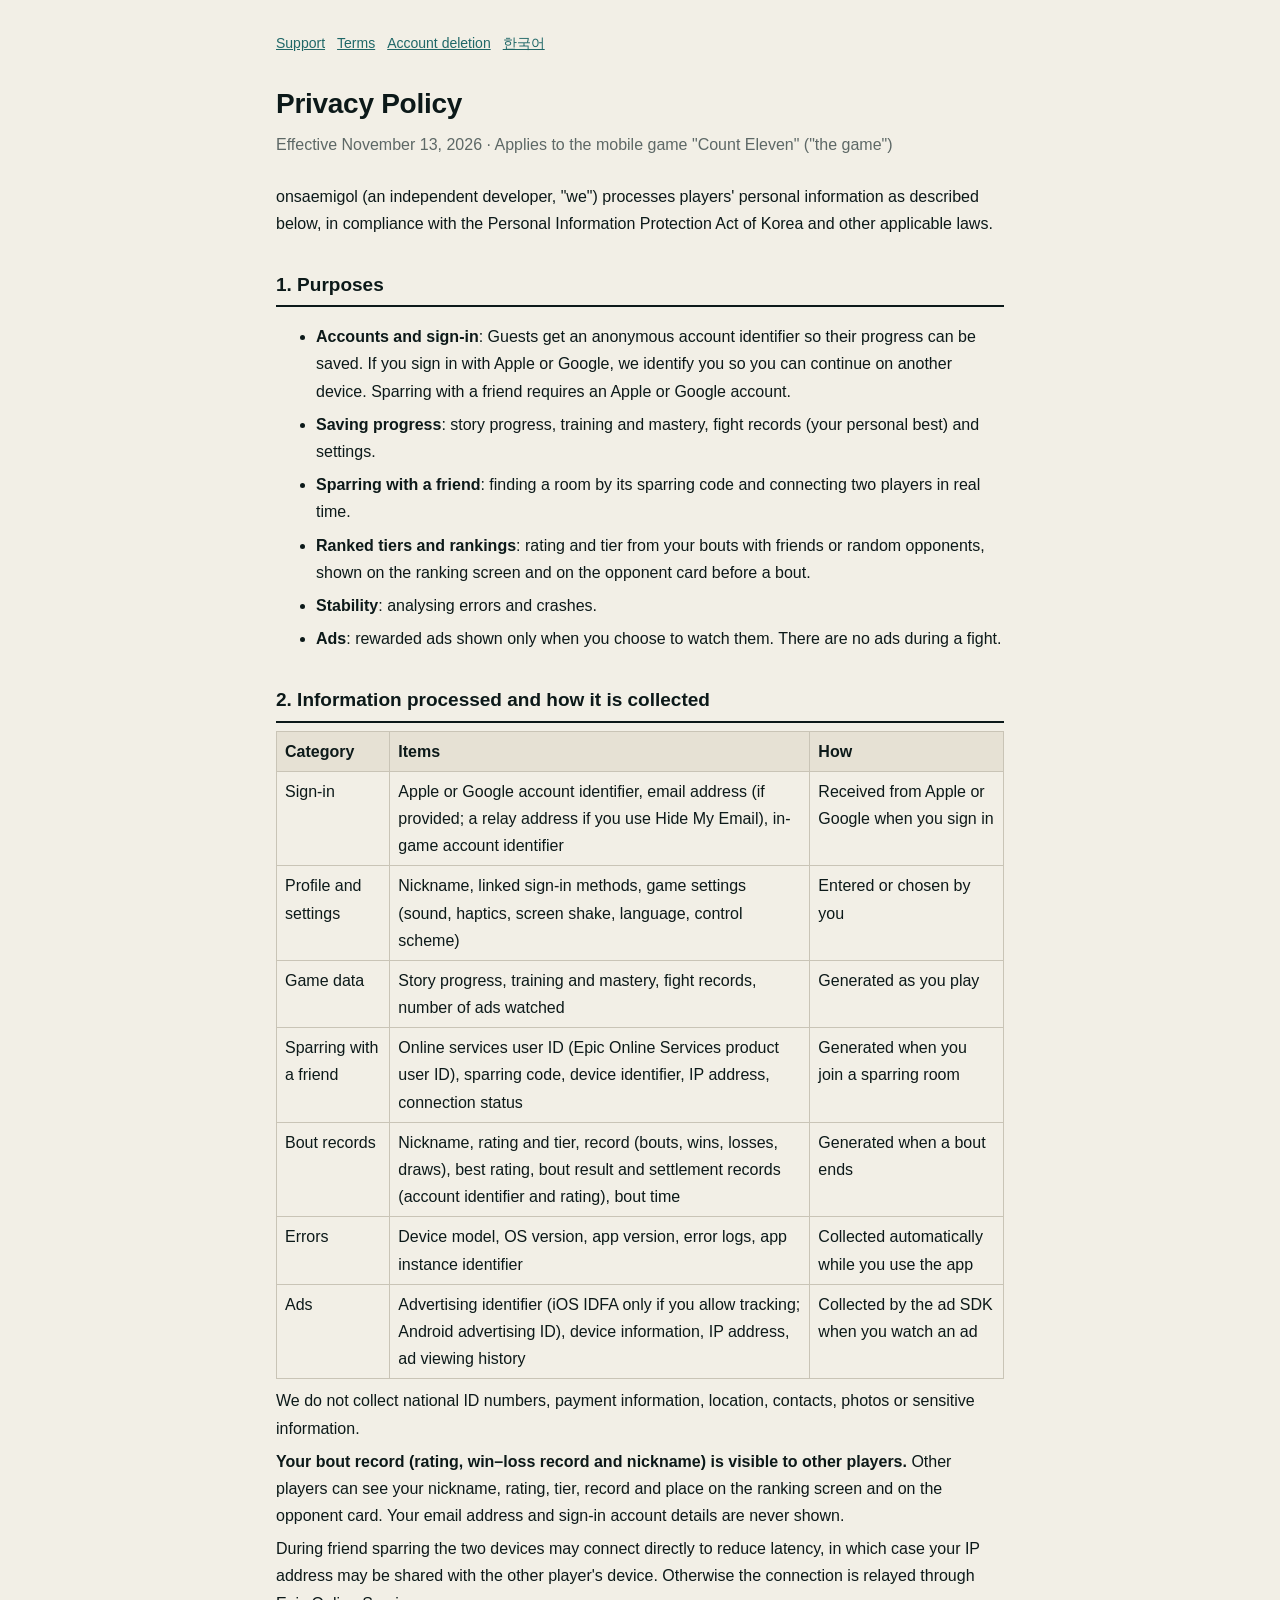
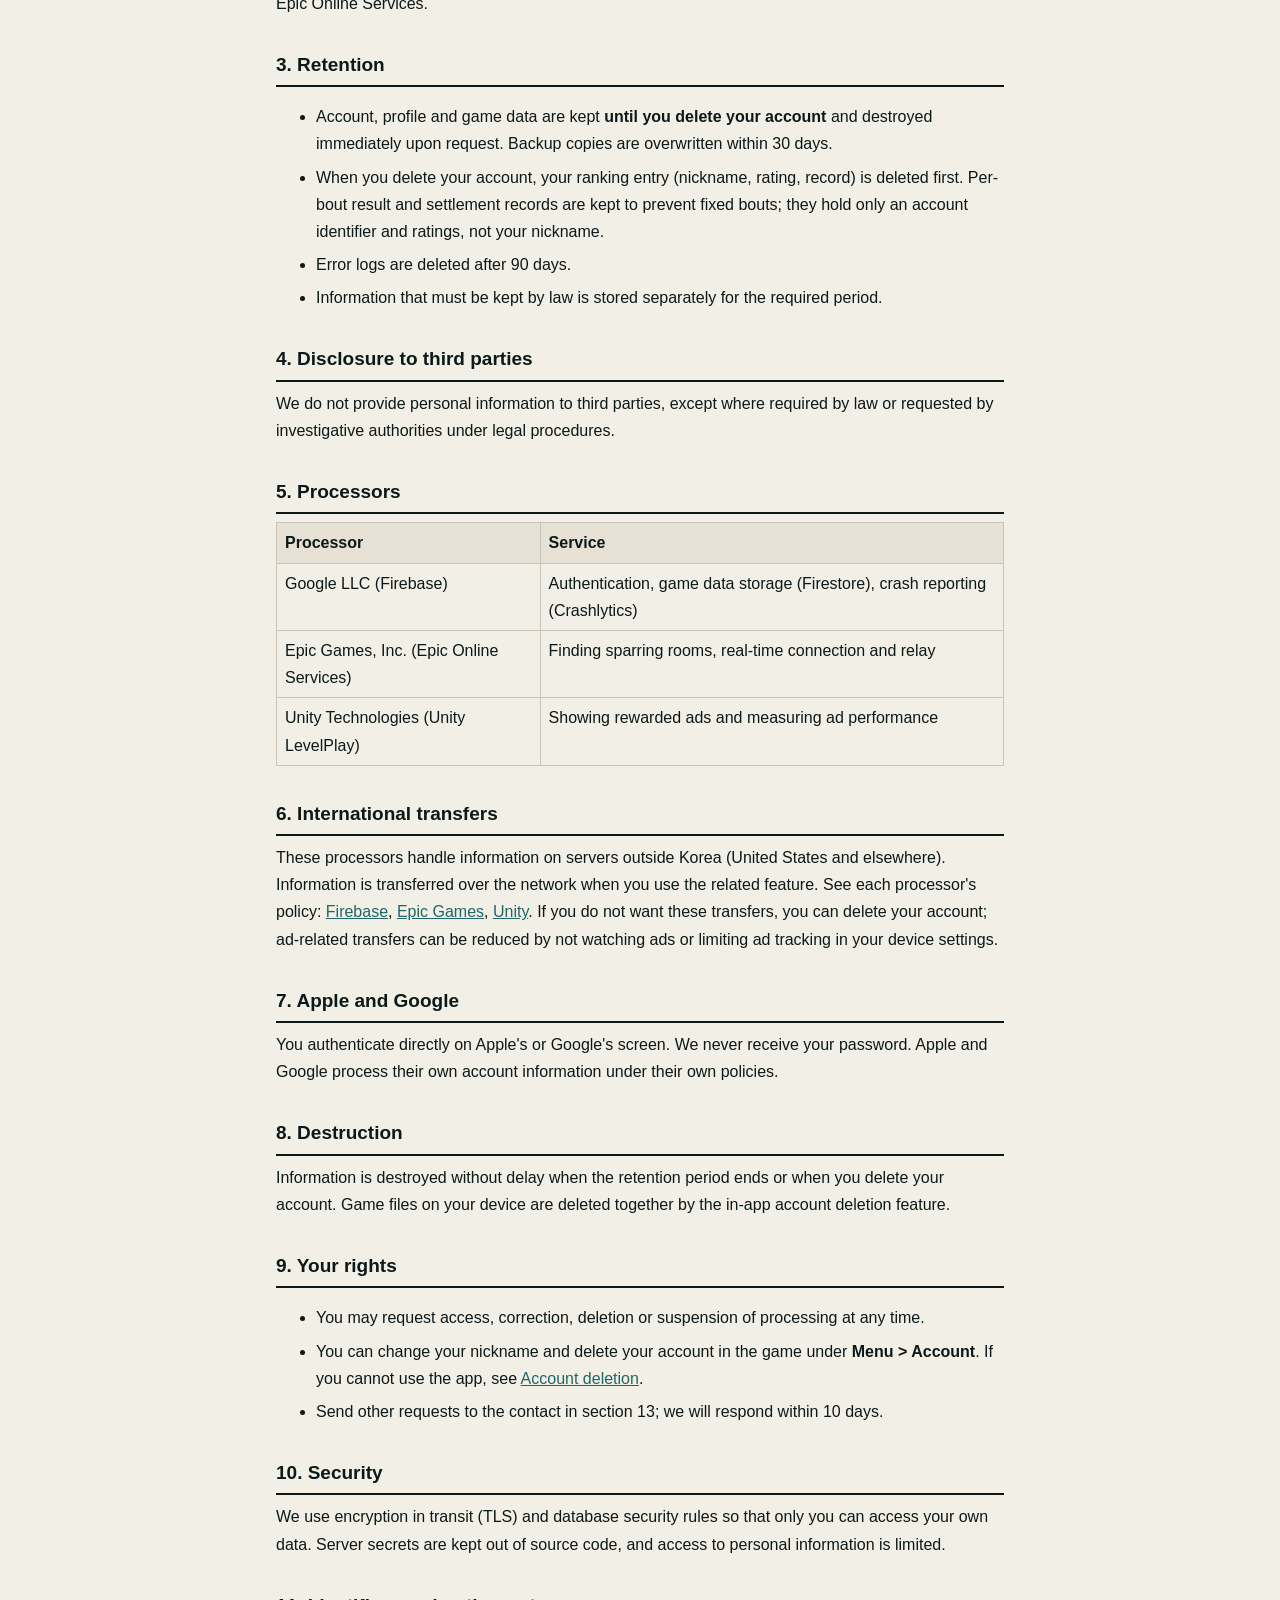
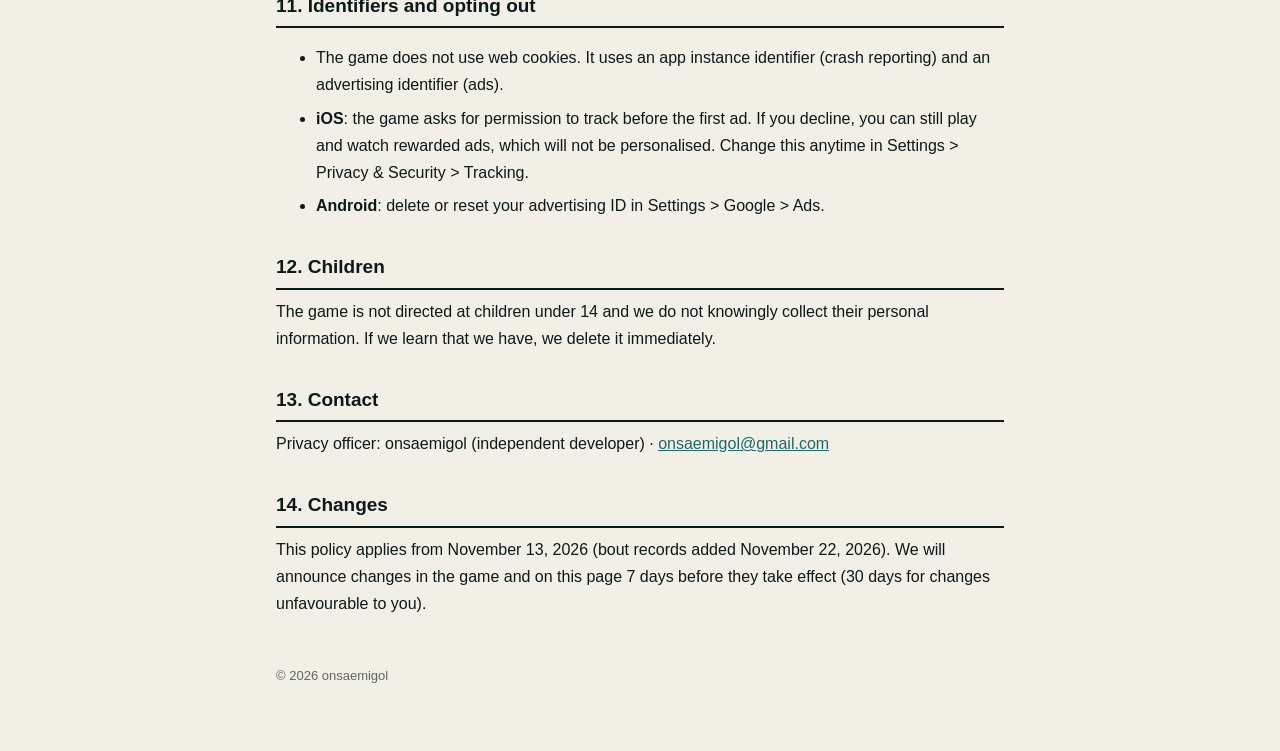
<file: privacy/en.html>
<!doctype html>
<html lang="en">
<head>
<meta charset="utf-8">
<meta name="viewport" content="width=device-width, initial-scale=1">
<title>Count Eleven — Privacy Policy</title>
<link rel="stylesheet" href="../style.css">
</head>
<body>
<main>
<nav><a href="../">Support</a><a href="../terms/en.html">Terms</a><a href="../delete/en.html">Account deletion</a><a href="./" lang="ko">한국어</a></nav>
<h1>Privacy Policy</h1>
<p class="sub">Effective November 13, 2026 · Applies to the mobile game "Count Eleven" ("the game")</p>

<p>onsaemigol (an independent developer, "we") processes players' personal information as described below, in compliance with the Personal Information Protection Act of Korea and other applicable laws.</p>

<h2>1. Purposes</h2>
<ul>
  <li><b>Accounts and sign-in</b>: Guests get an anonymous account identifier so their progress can be saved. If you sign in with Apple or Google, we identify you so you can continue on another device. Sparring with a friend requires an Apple or Google account.</li>
  <li><b>Saving progress</b>: story progress, training and mastery, fight records (your personal best) and settings.</li>
  <li><b>Sparring with a friend</b>: finding a room by its sparring code and connecting two players in real time.</li>
  <li><b>Ranked tiers and rankings</b>: rating and tier from your bouts with friends or random opponents, shown on the ranking screen and on the opponent card before a bout.</li>
  <li><b>Stability</b>: analysing errors and crashes.</li>
  <li><b>Ads</b>: rewarded ads shown only when you choose to watch them. There are no ads during a fight.</li>
</ul>

<h2>2. Information processed and how it is collected</h2>
<table>
<tr><th>Category</th><th>Items</th><th>How</th></tr>
<tr><td>Sign-in</td><td>Apple or Google account identifier, email address (if provided; a relay address if you use Hide My Email), in-game account identifier</td><td>Received from Apple or Google when you sign in</td></tr>
<tr><td>Profile and settings</td><td>Nickname, linked sign-in methods, game settings (sound, haptics, screen shake, language, control scheme)</td><td>Entered or chosen by you</td></tr>
<tr><td>Game data</td><td>Story progress, training and mastery, fight records, number of ads watched</td><td>Generated as you play</td></tr>
<tr><td>Sparring with a friend</td><td>Online services user ID (Epic Online Services product user ID), sparring code, device identifier, IP address, connection status</td><td>Generated when you join a sparring room</td></tr>
<tr><td>Bout records</td><td>Nickname, rating and tier, record (bouts, wins, losses, draws), best rating, bout result and settlement records (account identifier and rating), bout time</td><td>Generated when a bout ends</td></tr>
<tr><td>Errors</td><td>Device model, OS version, app version, error logs, app instance identifier</td><td>Collected automatically while you use the app</td></tr>
<tr><td>Ads</td><td>Advertising identifier (iOS IDFA only if you allow tracking; Android advertising ID), device information, IP address, ad viewing history</td><td>Collected by the ad SDK when you watch an ad</td></tr>
</table>
<p>We do not collect national ID numbers, payment information, location, contacts, photos or sensitive information.</p>
<p><b>Your bout record (rating, win–loss record and nickname) is visible to other players.</b> Other players can see your nickname, rating, tier, record and place on the ranking screen and on the opponent card. Your email address and sign-in account details are never shown.</p>
<p>During friend sparring the two devices may connect directly to reduce latency, in which case your IP address may be shared with the other player's device. Otherwise the connection is relayed through Epic Online Services.</p>

<h2>3. Retention</h2>
<ul>
  <li>Account, profile and game data are kept <b>until you delete your account</b> and destroyed immediately upon request. Backup copies are overwritten within 30 days.</li>
  <li>When you delete your account, your ranking entry (nickname, rating, record) is deleted first. Per-bout result and settlement records are kept to prevent fixed bouts; they hold only an account identifier and ratings, not your nickname.</li>
  <li>Error logs are deleted after 90 days.</li>
  <li>Information that must be kept by law is stored separately for the required period.</li>
</ul>

<h2>4. Disclosure to third parties</h2>
<p>We do not provide personal information to third parties, except where required by law or requested by investigative authorities under legal procedures.</p>

<h2>5. Processors</h2>
<table>
<tr><th>Processor</th><th>Service</th></tr>
<tr><td>Google LLC (Firebase)</td><td>Authentication, game data storage (Firestore), crash reporting (Crashlytics)</td></tr>
<tr><td>Epic Games, Inc. (Epic Online Services)</td><td>Finding sparring rooms, real-time connection and relay</td></tr>
<tr><td>Unity Technologies (Unity LevelPlay)</td><td>Showing rewarded ads and measuring ad performance</td></tr>
</table>

<h2>6. International transfers</h2>
<p>These processors handle information on servers outside Korea (United States and elsewhere). Information is transferred over the network when you use the related feature. See each processor's policy: <a href="https://firebase.google.com/support/privacy">Firebase</a>, <a href="https://www.epicgames.com/site/privacypolicy">Epic Games</a>, <a href="https://unity.com/legal/game-player-and-app-user-privacy-policy">Unity</a>. If you do not want these transfers, you can delete your account; ad-related transfers can be reduced by not watching ads or limiting ad tracking in your device settings.</p>

<h2>7. Apple and Google</h2>
<p>You authenticate directly on Apple's or Google's screen. We never receive your password. Apple and Google process their own account information under their own policies.</p>

<h2>8. Destruction</h2>
<p>Information is destroyed without delay when the retention period ends or when you delete your account. Game files on your device are deleted together by the in-app account deletion feature.</p>

<h2>9. Your rights</h2>
<ul>
  <li>You may request access, correction, deletion or suspension of processing at any time.</li>
  <li>You can change your nickname and delete your account in the game under <b>Menu &gt; Account</b>. If you cannot use the app, see <a href="../delete/en.html">Account deletion</a>.</li>
  <li>Send other requests to the contact in section 13; we will respond within 10 days.</li>
</ul>

<h2>10. Security</h2>
<p>We use encryption in transit (TLS) and database security rules so that only you can access your own data. Server secrets are kept out of source code, and access to personal information is limited.</p>

<h2>11. Identifiers and opting out</h2>
<ul>
  <li>The game does not use web cookies. It uses an app instance identifier (crash reporting) and an advertising identifier (ads).</li>
  <li><b>iOS</b>: the game asks for permission to track before the first ad. If you decline, you can still play and watch rewarded ads, which will not be personalised. Change this anytime in Settings &gt; Privacy &amp; Security &gt; Tracking.</li>
  <li><b>Android</b>: delete or reset your advertising ID in Settings &gt; Google &gt; Ads.</li>
</ul>

<h2>12. Children</h2>
<p>The game is not directed at children under 14 and we do not knowingly collect their personal information. If we learn that we have, we delete it immediately.</p>

<h2>13. Contact</h2>
<p>Privacy officer: onsaemigol (independent developer) · <a href="mailto:onsaemigol@gmail.com">onsaemigol@gmail.com</a></p>

<h2>14. Changes</h2>
<p>This policy applies from November 13, 2026 (bout records added November 22, 2026). We will announce changes in the game and on this page 7 days before they take effect (30 days for changes unfavourable to you).</p>

<footer>© 2026 onsaemigol</footer>
</main>
</body>
</html>
</file>
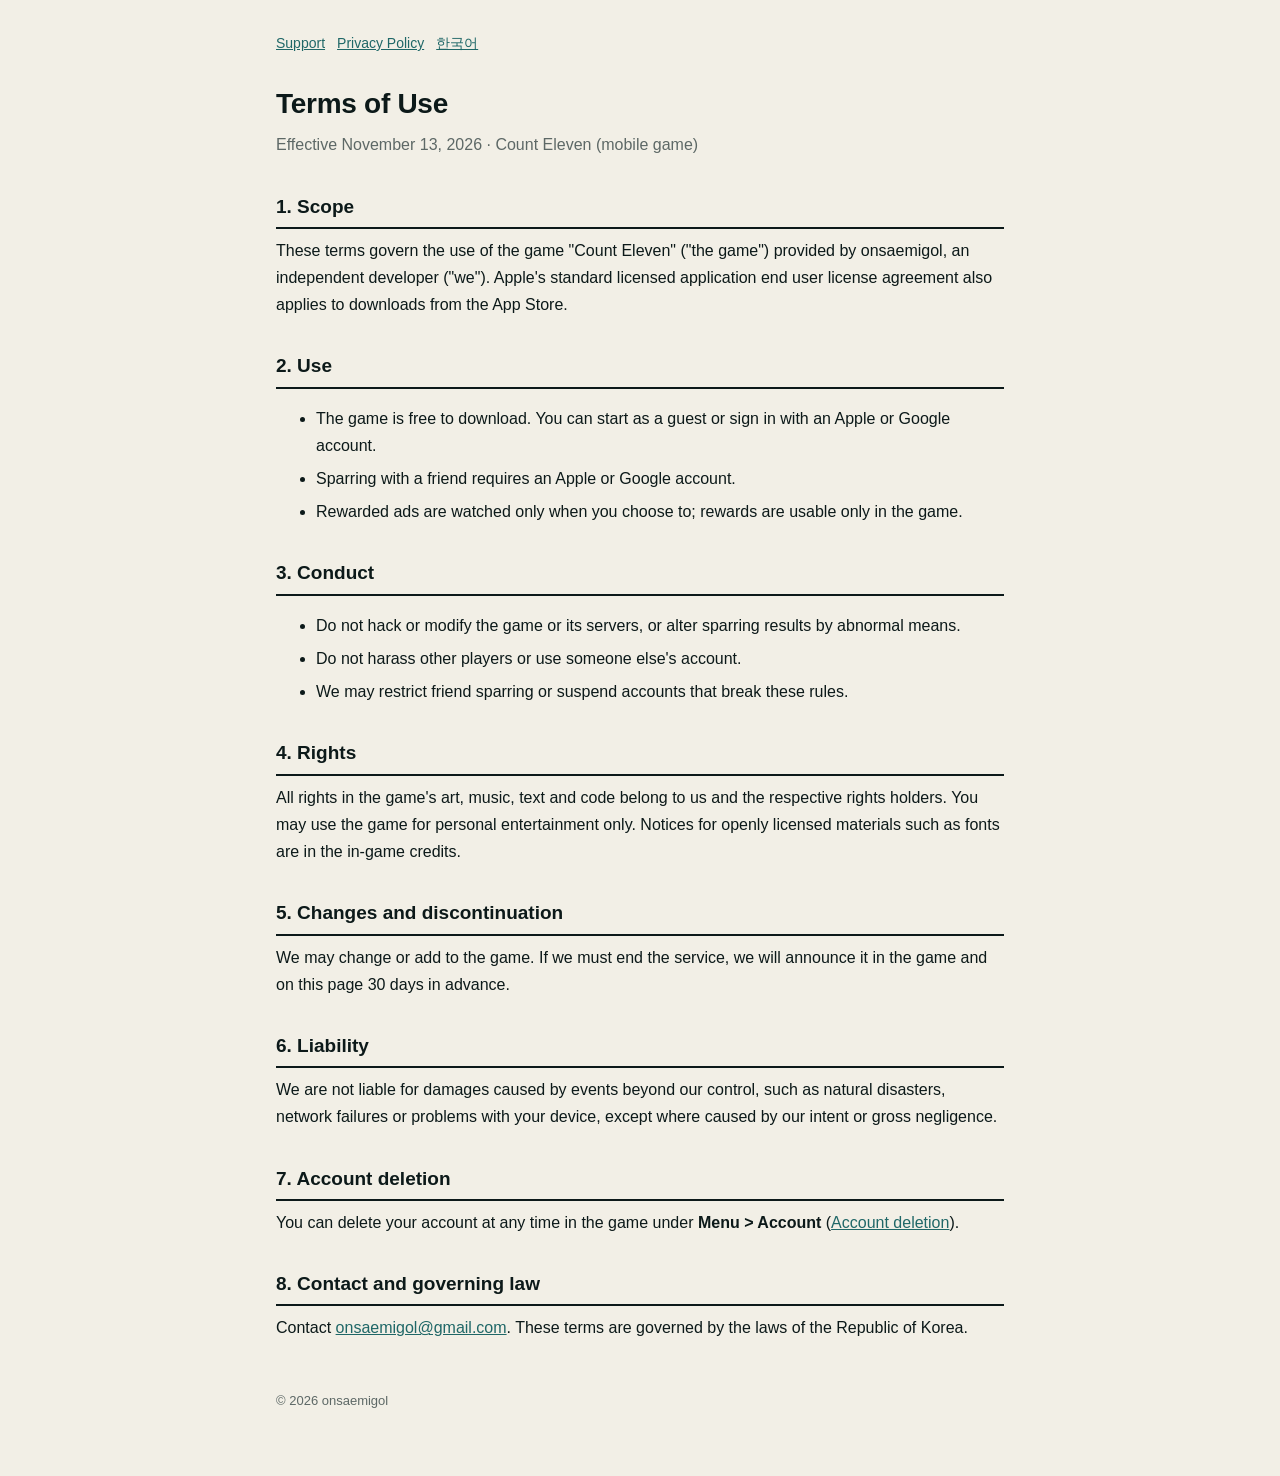
<file: terms/en.html>
<!doctype html>
<html lang="en">
<head>
<meta charset="utf-8">
<meta name="viewport" content="width=device-width, initial-scale=1">
<title>Count Eleven — Terms of Use</title>
<link rel="stylesheet" href="../style.css">
</head>
<body>
<main>
<nav><a href="../">Support</a><a href="../privacy/en.html">Privacy Policy</a><a href="./" lang="ko">한국어</a></nav>
<h1>Terms of Use</h1>
<p class="sub">Effective November 13, 2026 · Count Eleven (mobile game)</p>

<h2>1. Scope</h2>
<p>These terms govern the use of the game "Count Eleven" ("the game") provided by onsaemigol, an independent developer ("we"). Apple's standard licensed application end user license agreement also applies to downloads from the App Store.</p>

<h2>2. Use</h2>
<ul>
  <li>The game is free to download. You can start as a guest or sign in with an Apple or Google account.</li>
  <li>Sparring with a friend requires an Apple or Google account.</li>
  <li>Rewarded ads are watched only when you choose to; rewards are usable only in the game.</li>
</ul>

<h2>3. Conduct</h2>
<ul>
  <li>Do not hack or modify the game or its servers, or alter sparring results by abnormal means.</li>
  <li>Do not harass other players or use someone else's account.</li>
  <li>We may restrict friend sparring or suspend accounts that break these rules.</li>
</ul>

<h2>4. Rights</h2>
<p>All rights in the game's art, music, text and code belong to us and the respective rights holders. You may use the game for personal entertainment only. Notices for openly licensed materials such as fonts are in the in-game credits.</p>

<h2>5. Changes and discontinuation</h2>
<p>We may change or add to the game. If we must end the service, we will announce it in the game and on this page 30 days in advance.</p>

<h2>6. Liability</h2>
<p>We are not liable for damages caused by events beyond our control, such as natural disasters, network failures or problems with your device, except where caused by our intent or gross negligence.</p>

<h2>7. Account deletion</h2>
<p>You can delete your account at any time in the game under <b>Menu &gt; Account</b> (<a href="../delete/en.html">Account deletion</a>).</p>

<h2>8. Contact and governing law</h2>
<p>Contact <a href="mailto:onsaemigol@gmail.com">onsaemigol@gmail.com</a>. These terms are governed by the laws of the Republic of Korea.</p>

<footer>© 2026 onsaemigol</footer>
</main>
</body>
</html>
</file>
<file: style.css>
:root { --ink: #0C1919; --paper: #F2EFE6; --point: #1F6767; --dim: #5d6866; }
* { box-sizing: border-box; }
body { margin: 0; background: var(--paper); color: var(--ink); font: 16px/1.7 -apple-system, "Apple SD Gothic Neo", "Noto Sans KR", sans-serif; }
main { max-width: 760px; margin: 0 auto; padding: 32px 16px 64px; }
h1 { font-size: 28px; margin: 0 0 4px; letter-spacing: -0.01em; }
h2 { font-size: 19px; margin: 32px 0 8px; border-bottom: 2px solid var(--ink); padding-bottom: 4px; }
p, li { margin: 6px 0; }
.sub { color: var(--dim); margin: 0 0 24px; }
a { color: var(--point); }
table { border-collapse: collapse; width: 100%; margin: 8px 0; }
th, td { border: 1px solid #c9c4b6; padding: 6px 8px; text-align: left; vertical-align: top; }
th { background: #e6e1d4; }
nav { margin: 0 0 24px; font-size: 14px; }
nav a { margin-right: 12px; }
footer { margin-top: 48px; color: var(--dim); font-size: 13px; }
</file>
